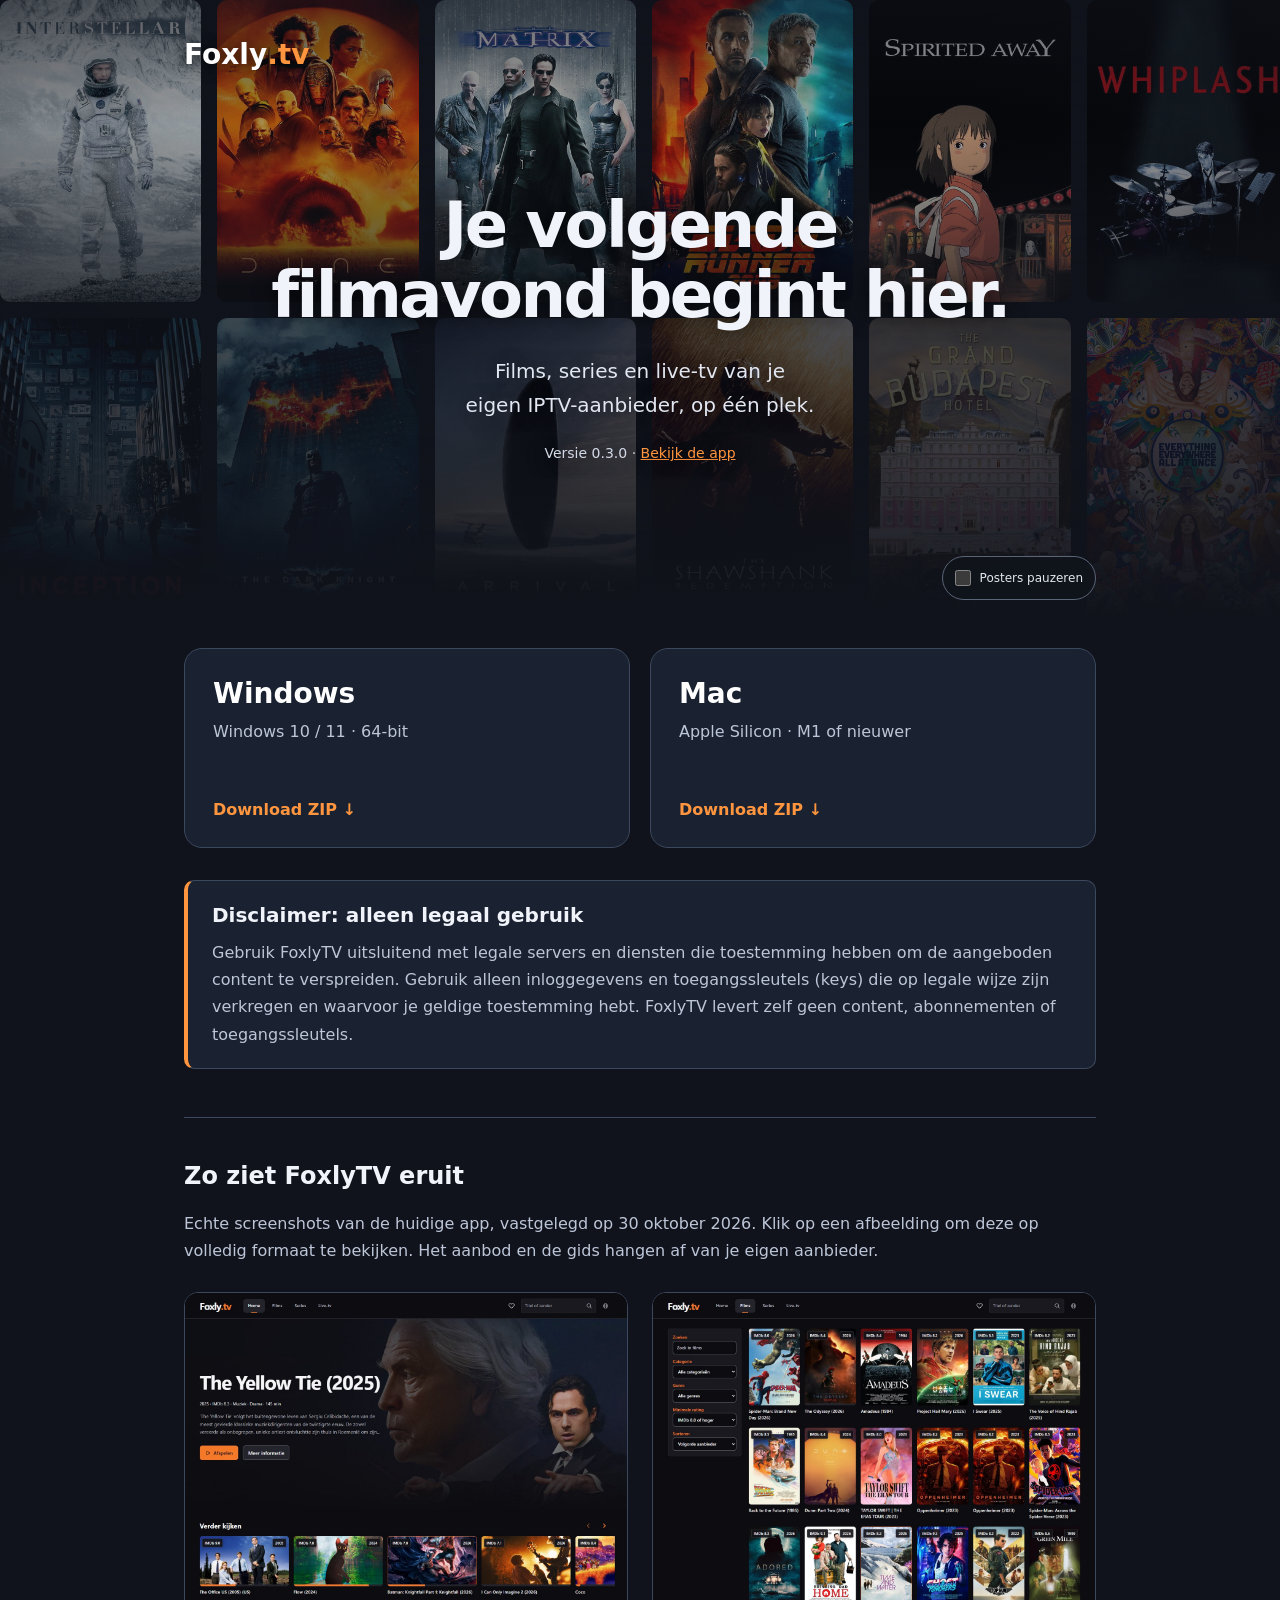
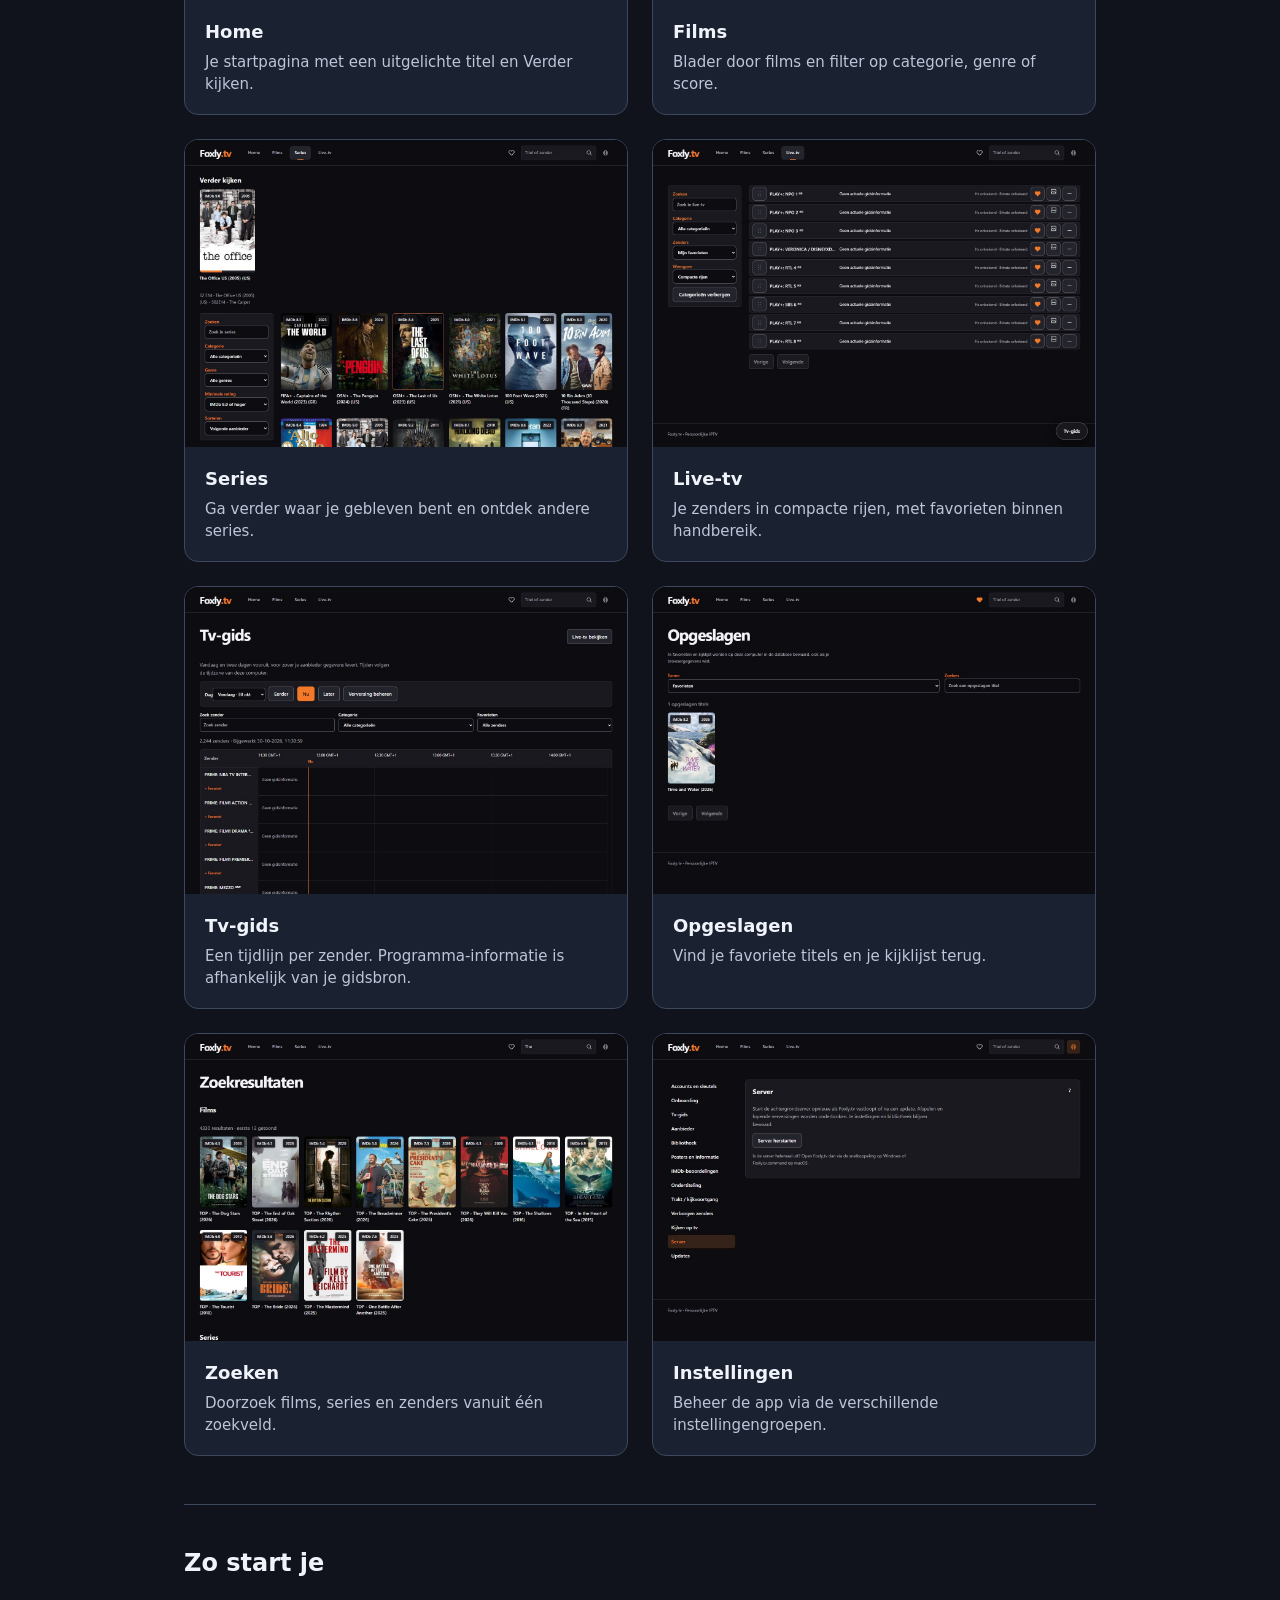
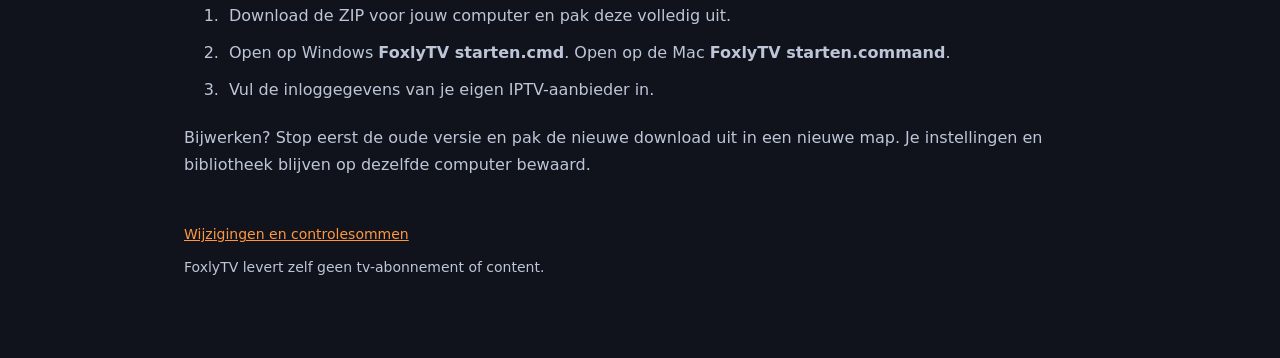
<file: index.html>
<!doctype html>
<html lang="nl"><head><meta charset="utf-8"><meta name="viewport" content="width=device-width, initial-scale=1"><meta name="description" content="Download FoxlyTV voor Windows of een Mac met Apple Silicon."><title>FoxlyTV downloaden</title><link rel="stylesheet" href="style.css"></head>
<body>
<header class="hero" aria-labelledby="hero-title">
  <div class="hero-nav"><a class="brand" href="./">Foxly<span>.tv</span></a></div>
  <div class="hero-posters" aria-hidden="true">
    <div class="poster-track">
      <div class="poster-group">
        <img src="posters/interstellar.jpg" alt="" width="342" height="513" decoding="async">
        <img src="posters/dune-part-two.jpg" alt="" width="342" height="513" decoding="async">
        <img src="posters/the-matrix.jpg" alt="" width="342" height="513" decoding="async">
        <img src="posters/blade-runner-2049.jpg" alt="" width="342" height="513" decoding="async">
        <img src="posters/spirited-away.jpg" alt="" width="342" height="513" decoding="async">
        <img src="posters/whiplash.jpg" alt="" width="342" height="513" decoding="async">
        <img src="posters/parasite.jpg" alt="" width="342" height="513" decoding="async">
        <img src="posters/la-la-land.jpg" alt="" width="342" height="513" decoding="async">
        <img src="posters/finding-nemo.jpg" alt="" width="342" height="513" decoding="async">
        <img src="posters/back-to-the-future.jpg" alt="" width="342" height="513" decoding="async">
        <img src="posters/gladiator.jpg" alt="" width="342" height="513" decoding="async">
        <img src="posters/fight-club.jpg" alt="" width="342" height="513" decoding="async">
      </div>
      <div class="poster-group">
        <img src="posters/interstellar.jpg" alt="" width="342" height="513" decoding="async">
        <img src="posters/dune-part-two.jpg" alt="" width="342" height="513" decoding="async">
        <img src="posters/the-matrix.jpg" alt="" width="342" height="513" decoding="async">
        <img src="posters/blade-runner-2049.jpg" alt="" width="342" height="513" decoding="async">
        <img src="posters/spirited-away.jpg" alt="" width="342" height="513" decoding="async">
        <img src="posters/whiplash.jpg" alt="" width="342" height="513" decoding="async">
        <img src="posters/parasite.jpg" alt="" width="342" height="513" decoding="async">
        <img src="posters/la-la-land.jpg" alt="" width="342" height="513" decoding="async">
        <img src="posters/finding-nemo.jpg" alt="" width="342" height="513" decoding="async">
        <img src="posters/back-to-the-future.jpg" alt="" width="342" height="513" decoding="async">
        <img src="posters/gladiator.jpg" alt="" width="342" height="513" decoding="async">
        <img src="posters/fight-club.jpg" alt="" width="342" height="513" decoding="async">
      </div>
    </div>
    <div class="poster-track">
      <div class="poster-group">
        <img src="posters/inception.jpg" alt="" width="342" height="513" decoding="async">
        <img src="posters/the-dark-knight.jpg" alt="" width="342" height="513" decoding="async">
        <img src="posters/arrival.jpg" alt="" width="342" height="513" decoding="async">
        <img src="posters/the-shawshank-redemption.jpg" alt="" width="342" height="513" decoding="async">
        <img src="posters/the-grand-budapest-hotel.jpg" alt="" width="342" height="513" decoding="async">
        <img src="posters/everything-everywhere-all-at-once.jpg" alt="" width="342" height="513" decoding="async">
        <img src="posters/mad-max-fury-road.jpg" alt="" width="342" height="513" decoding="async">
        <img src="posters/coco.jpg" alt="" width="342" height="513" decoding="async">
        <img src="posters/jurassic-park.jpg" alt="" width="342" height="513" decoding="async">
        <img src="posters/the-fellowship-of-the-ring.jpg" alt="" width="342" height="513" decoding="async">
        <img src="posters/pulp-fiction.jpg" alt="" width="342" height="513" decoding="async">
        <img src="posters/forrest-gump.jpg" alt="" width="342" height="513" decoding="async">
      </div>
      <div class="poster-group">
        <img src="posters/inception.jpg" alt="" width="342" height="513" decoding="async">
        <img src="posters/the-dark-knight.jpg" alt="" width="342" height="513" decoding="async">
        <img src="posters/arrival.jpg" alt="" width="342" height="513" decoding="async">
        <img src="posters/the-shawshank-redemption.jpg" alt="" width="342" height="513" decoding="async">
        <img src="posters/the-grand-budapest-hotel.jpg" alt="" width="342" height="513" decoding="async">
        <img src="posters/everything-everywhere-all-at-once.jpg" alt="" width="342" height="513" decoding="async">
        <img src="posters/mad-max-fury-road.jpg" alt="" width="342" height="513" decoding="async">
        <img src="posters/coco.jpg" alt="" width="342" height="513" decoding="async">
        <img src="posters/jurassic-park.jpg" alt="" width="342" height="513" decoding="async">
        <img src="posters/the-fellowship-of-the-ring.jpg" alt="" width="342" height="513" decoding="async">
        <img src="posters/pulp-fiction.jpg" alt="" width="342" height="513" decoding="async">
        <img src="posters/forrest-gump.jpg" alt="" width="342" height="513" decoding="async">
      </div>
    </div>
  </div>
  <div class="hero-copy">
    <h1 id="hero-title">Je volgende filmavond begint hier.</h1>
    <p class="intro">Films, series en live-tv van je eigen IPTV-aanbieder, op één plek.</p>
    <p class="version">Versie 0.3.0 · <a href="#screenshots">Bekijk de app</a></p>
  </div>
  <label class="hero-motion"><input type="checkbox">Posters pauzeren</label>
</header>
<main>
<div class="downloads">
  <a class="download" href="https://github.com/TM1331MT/FoxlyTV-downloads/releases/latest/download/FoxlyTV-Windows-x64.zip"><strong>Windows</strong><span>Windows 10 / 11 · 64-bit</span><b>Download ZIP ↓</b></a>
  <a class="download" href="https://github.com/TM1331MT/FoxlyTV-downloads/releases/latest/download/FoxlyTV-macOS-arm64.zip"><strong>Mac</strong><span>Apple Silicon · M1 of nieuwer</span><b>Download ZIP ↓</b></a>
</div>
<aside class="legal-notice" aria-labelledby="legal-notice-title">
  <h2 id="legal-notice-title">Disclaimer: alleen legaal gebruik</h2>
  <p>Gebruik FoxlyTV uitsluitend met legale servers en diensten die toestemming hebben om de aangeboden content te verspreiden. Gebruik alleen inloggegevens en toegangssleutels (keys) die op legale wijze zijn verkregen en waarvoor je geldige toestemming hebt. FoxlyTV levert zelf geen content, abonnementen of toegangssleutels.</p>
</aside>
<section class="screenshots" id="screenshots" aria-labelledby="screenshots-title">
  <h2 id="screenshots-title">Zo ziet FoxlyTV eruit</h2>
  <p>Echte screenshots van de huidige app, vastgelegd op <time datetime="2026-10-30">30 oktober 2026</time>. Klik op een afbeelding om deze op volledig formaat te bekijken. Het aanbod en de gids hangen af van je eigen aanbieder.</p>
  <div class="screenshot-grid">
    <figure><a href="screenshots/home.jpg" target="_blank" rel="noopener" aria-label="Bekijk screenshot van Home op volledig formaat (nieuw tabblad)"><img src="screenshots/home.jpg" alt="Home in FoxlyTV met een uitgelichte film en de rij Verder kijken." width="1440" height="1000" loading="lazy" decoding="async"></a><figcaption><strong>Home</strong><span>Je startpagina met een uitgelichte titel en Verder kijken.</span></figcaption></figure>
    <figure><a href="screenshots/films.jpg" target="_blank" rel="noopener" aria-label="Bekijk screenshot van Films op volledig formaat (nieuw tabblad)"><img src="screenshots/films.jpg" alt="De filmpagina van FoxlyTV met posters en filters voor categorie, genre en IMDb-score." width="1440" height="1000" loading="lazy" decoding="async"></a><figcaption><strong>Films</strong><span>Blader door films en filter op categorie, genre of score.</span></figcaption></figure>
    <figure><a href="screenshots/series.jpg" target="_blank" rel="noopener" aria-label="Bekijk screenshot van Series op volledig formaat (nieuw tabblad)"><img src="screenshots/series.jpg" alt="De seriepagina met kijkvoortgang en een overzicht van series." width="1440" height="1000" loading="lazy" decoding="async"></a><figcaption><strong>Series</strong><span>Ga verder waar je gebleven bent en ontdek andere series.</span></figcaption></figure>
    <figure><a href="screenshots/live-tv.jpg" target="_blank" rel="noopener" aria-label="Bekijk screenshot van Live-tv op volledig formaat (nieuw tabblad)"><img src="screenshots/live-tv.jpg" alt="Live-tv in FoxlyTV met compacte zenderrijen, favorieten en categoriefilters." width="1440" height="1000" loading="lazy" decoding="async"></a><figcaption><strong>Live-tv</strong><span>Je zenders in compacte rijen, met favorieten binnen handbereik.</span></figcaption></figure>
    <figure><a href="screenshots/tv-gids.jpg" target="_blank" rel="noopener" aria-label="Bekijk screenshot van de Tv-gids op volledig formaat (nieuw tabblad)"><img src="screenshots/tv-gids.jpg" alt="De tv-gids van FoxlyTV met zenderfilters en een tijdlijn per zender." width="1440" height="1000" loading="lazy" decoding="async"></a><figcaption><strong>Tv-gids</strong><span>Een tijdlijn per zender. Programma-informatie is afhankelijk van je gidsbron.</span></figcaption></figure>
    <figure><a href="screenshots/opgeslagen.jpg" target="_blank" rel="noopener" aria-label="Bekijk screenshot van Opgeslagen op volledig formaat (nieuw tabblad)"><img src="screenshots/opgeslagen.jpg" alt="Opgeslagen titels in FoxlyTV met een favorietenfilter en zoekveld." width="1440" height="1000" loading="lazy" decoding="async"></a><figcaption><strong>Opgeslagen</strong><span>Vind je favoriete titels en je kijklijst terug.</span></figcaption></figure>
    <figure><a href="screenshots/zoeken.jpg" target="_blank" rel="noopener" aria-label="Bekijk screenshot van Zoeken op volledig formaat (nieuw tabblad)"><img src="screenshots/zoeken.jpg" alt="Zoekresultaten in FoxlyTV, gegroepeerd in films, series en live-tv." width="1440" height="1000" loading="lazy" decoding="async"></a><figcaption><strong>Zoeken</strong><span>Doorzoek films, series en zenders vanuit één zoekveld.</span></figcaption></figure>
    <figure><a href="screenshots/instellingen.jpg" target="_blank" rel="noopener" aria-label="Bekijk screenshot van Instellingen op volledig formaat (nieuw tabblad)"><img src="screenshots/instellingen.jpg" alt="Instellingen in FoxlyTV met de instellingengroepen en het scherm Server." width="1440" height="1000" loading="lazy" decoding="async"></a><figcaption><strong>Instellingen</strong><span>Beheer de app via de verschillende instellingengroepen.</span></figcaption></figure>
  </div>
</section>
<section><h2>Zo start je</h2><ol><li>Download de ZIP voor jouw computer en pak deze volledig uit.</li><li>Open op Windows <strong>FoxlyTV starten.cmd</strong>. Open op de Mac <strong>FoxlyTV starten.command</strong>.</li><li>Vul de inloggegevens van je eigen IPTV-aanbieder in.</li></ol><p>Bijwerken? Stop eerst de oude versie en pak de nieuwe download uit in een nieuwe map. Je instellingen en bibliotheek blijven op dezelfde computer bewaard.</p></section>
<footer><a href="https://github.com/TM1331MT/FoxlyTV-downloads/releases/latest">Wijzigingen en controlesommen</a><p>FoxlyTV levert zelf geen tv-abonnement of content.</p></footer>
</main></body></html>
</file>
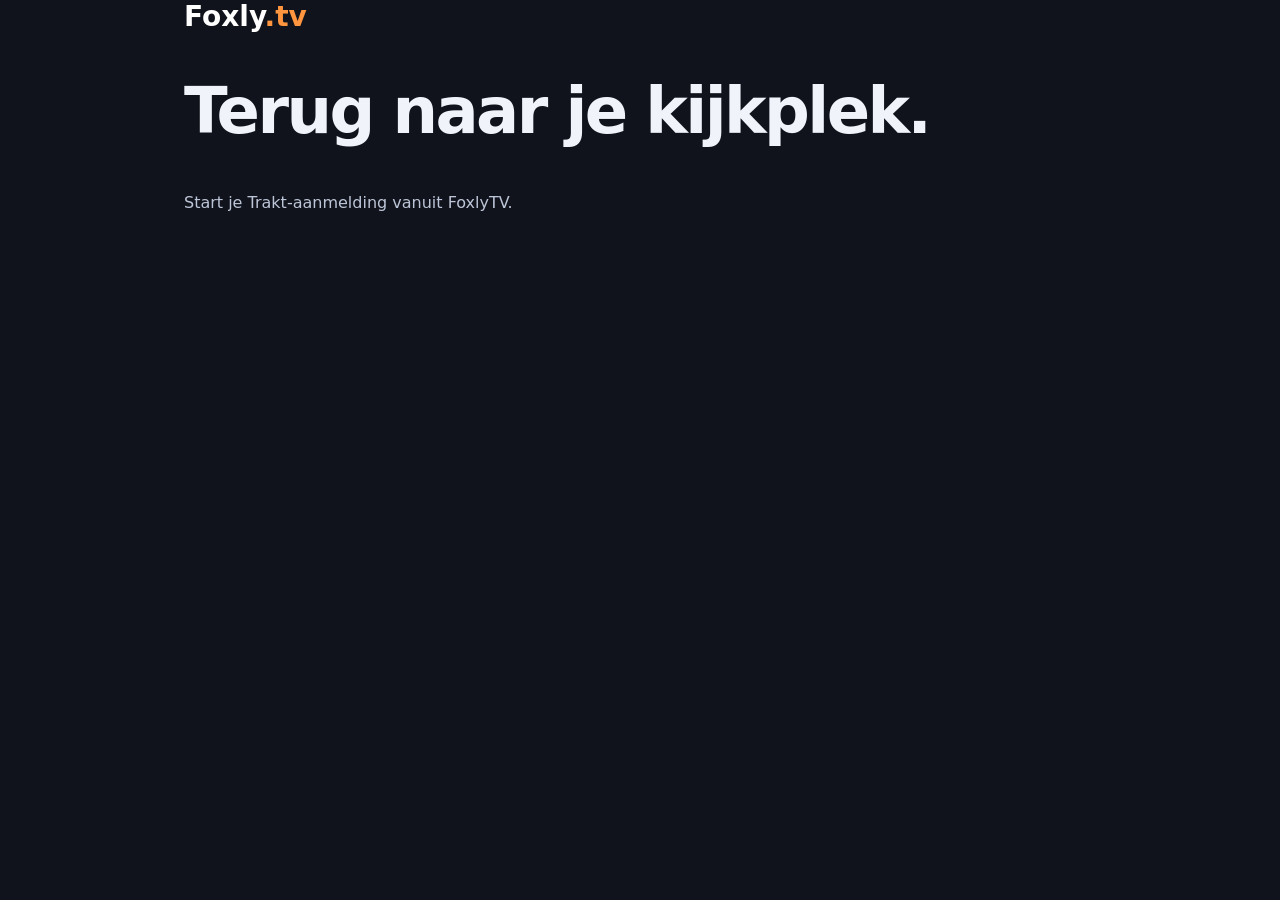
<file: trakt.html>
<!doctype html><html lang="nl"><head><meta charset="utf-8"><meta name="viewport" content="width=device-width, initial-scale=1"><meta name="referrer" content="no-referrer"><title>Trakt koppelen · FoxlyTV</title><link rel="stylesheet" href="style.css"><script src="trakt-callback.js" defer></script></head><body><main><a class="brand" href="./">Foxly<span>.tv</span></a><h1>Terug naar je kijkplek.</h1><p id="message" role="status">Je aanmelding controleren…</p><div id="callback" hidden><label for="return-url">Terugkeerlink voor FoxlyTV</label><textarea id="return-url" readonly spellcheck="false"></textarea><button id="copy" type="button">Terugkeerlink kopiëren</button><p>Ga terug naar FoxlyTV → Instellingen → Trakt. Plak de link bij Terugkeerlink van Trakt en kies Aanmelding afronden.</p></div></main></body></html>
</file>
<file: style.css>
:root{color-scheme:dark;font-family:system-ui,sans-serif;background:#10131b;color:#f0f3fa}*{box-sizing:border-box}body{margin:0}main{max-width:960px;margin:auto;padding:0 24px 64px}a{color:#ff963f}a:focus-visible,button:focus-visible{outline:3px solid #ff963f;outline-offset:5px}.brand{font-size:28px;font-weight:800;color:#fff;text-decoration:none}.brand span{color:#ff963f}h1{font-size:clamp(36px,6vw,64px);line-height:1.1;max-width:760px;letter-spacing:-.04em}p,li{line-height:1.7;color:#bdc6d8}.intro{font-size:20px;max-width:600px}.version{font-size:14px}.downloads{display:grid;grid-template-columns:repeat(2,minmax(0,1fr));gap:20px;margin:28px 0 56px}.download{padding:28px;border:1px solid #3c485d;background:#1a2130;border-radius:18px;text-decoration:none;display:flex;flex-direction:column;gap:12px;min-height:200px}.download:hover{border-color:#ff963f;background:#232d3c}.download strong{font-size:28px;color:#fff}.download span{color:#bdc6d8}.download b{margin-top:auto}section{border-top:1px solid #3c485d;padding-top:24px}li{padding:5px}footer{margin-top:48px;font-size:14px}button{min-height:44px;background:#ff963f;color:#10131b;border:0;border-radius:8px;padding:10px 20px;font:inherit;cursor:pointer}textarea{display:block;width:100%;min-height:130px;margin:20px 0;background:#1a2130;color:#fff;padding:12px;border:1px solid #3c485d;border-radius:8px;overflow-wrap:anywhere}@media(max-width:600px){main{padding:0 20px 32px}.downloads{grid-template-columns:1fr}}
:root{--screenshot-border:#3c485d;--screenshot-surface:#1a2130;--screenshot-muted:#bdc6d8}
.screenshots{scroll-margin-top:24px;margin-bottom:48px}
.screenshot-grid{display:grid;grid-template-columns:repeat(2,minmax(0,1fr));gap:24px;margin-top:28px}
.screenshot-grid figure{min-width:0;margin:0;overflow:hidden;border:1px solid var(--screenshot-border);border-radius:14px;background:var(--screenshot-surface)}
.screenshot-grid figure>a{display:block;min-height:44px}
.screenshot-grid figure>a:focus-visible{outline-offset:-4px}
.screenshot-grid img{display:block;width:100%;height:auto;aspect-ratio:1440/1000;object-fit:contain;background:#0d0d11}
.screenshot-grid figure>a:hover img{filter:brightness(1.08)}
.screenshot-grid figcaption{display:flex;flex-direction:column;gap:6px;padding:18px 20px;line-height:1.5}
.screenshot-grid figcaption strong{font-size:18px;color:#f0f3fa}
.screenshot-grid figcaption span{font-size:15px;color:var(--screenshot-muted)}
@media(max-width:600px){.screenshot-grid{grid-template-columns:1fr;gap:20px}}
.legal-notice{margin:-24px 0 48px;padding:20px 24px;border:1px solid #3c485d;border-left:4px solid #ff963f;border-radius:10px;background:#1a2130}
.legal-notice h2{margin:0 0 10px;font-size:20px;line-height:1.4}
.legal-notice p{margin:0}

.hero{position:relative;isolation:isolate;display:flex;flex-direction:column;min-height:620px;width:100%;overflow:hidden;background:#10131b}
.hero-nav{width:100%;max-width:960px;margin:0 auto;padding:32px 24px 0}
.hero-nav .brand{display:inline-flex;align-items:center;min-height:44px;text-shadow:0 2px 16px rgba(0,0,0,.85)}
.hero-posters{position:absolute;z-index:-2;inset:0;display:grid;grid-template-rows:repeat(2,minmax(0,1fr));gap:16px;pointer-events:none;user-select:none}
.poster-track{display:flex;width:max-content;height:100%;animation:poster-drift 125s linear infinite;will-change:transform}
.poster-track:nth-child(2){animation-duration:140s;animation-direction:reverse}
.poster-group{display:flex;flex-shrink:0;min-width:100vw;height:100%;gap:16px;padding-right:16px}
.poster-group img{display:block;flex:1 0 auto;width:auto;height:100%;aspect-ratio:2/3;object-fit:cover;border-radius:10px;background:#1a2130}
.hero::after{content:"";position:absolute;z-index:-1;inset:0;background:linear-gradient(180deg,rgba(16,19,27,.65),rgba(16,19,27,.32) 20%,rgba(16,19,27,.75) 48%,rgba(16,19,27,.78) 68%,#10131b 100%),linear-gradient(90deg,rgba(16,19,27,.25),transparent 25%,transparent 75%,rgba(16,19,27,.25));pointer-events:none}
.hero-copy{display:flex;flex:1;flex-direction:column;justify-content:center;width:100%;padding:64px 32px 104px;text-align:center;text-shadow:0 2px 20px rgba(0,0,0,.65)}
.hero h1{margin:0 auto 24px;text-wrap:balance}
.hero .intro{margin:0 auto 20px;color:#e2e7f1;text-wrap:balance}
.hero .version{margin:0;color:#d3daE7}
.hero-motion{position:absolute;right:max(24px,calc((100% - 912px)/2));bottom:20px;display:flex;align-items:center;gap:9px;min-height:44px;padding:0 12px;border:1px solid #596477;border-radius:999px;background:rgba(16,19,27,.85);color:#e2e7f1;font-size:12px;cursor:pointer}
.hero-motion input{width:16px;height:16px;margin:0;accent-color:#ff963f;cursor:pointer}
.hero-motion:focus-within{outline:3px solid #ff963f;outline-offset:4px}
.hero:has(.hero-motion input:checked) .poster-track{animation-play-state:paused}
@keyframes poster-drift{to{transform:translateX(-50%)}}
@media(max-width:600px){.hero{min-height:540px}.hero-nav{padding:20px 20px 0}.hero-copy{padding:48px 24px 88px}.hero .intro{font-size:18px}.hero-posters{gap:12px}.poster-group{gap:12px;padding-right:12px}.hero-motion{right:20px;bottom:16px}}
@media(prefers-reduced-motion:reduce){.poster-track{animation:none;will-change:auto}.hero-motion{display:none}}
</file>
